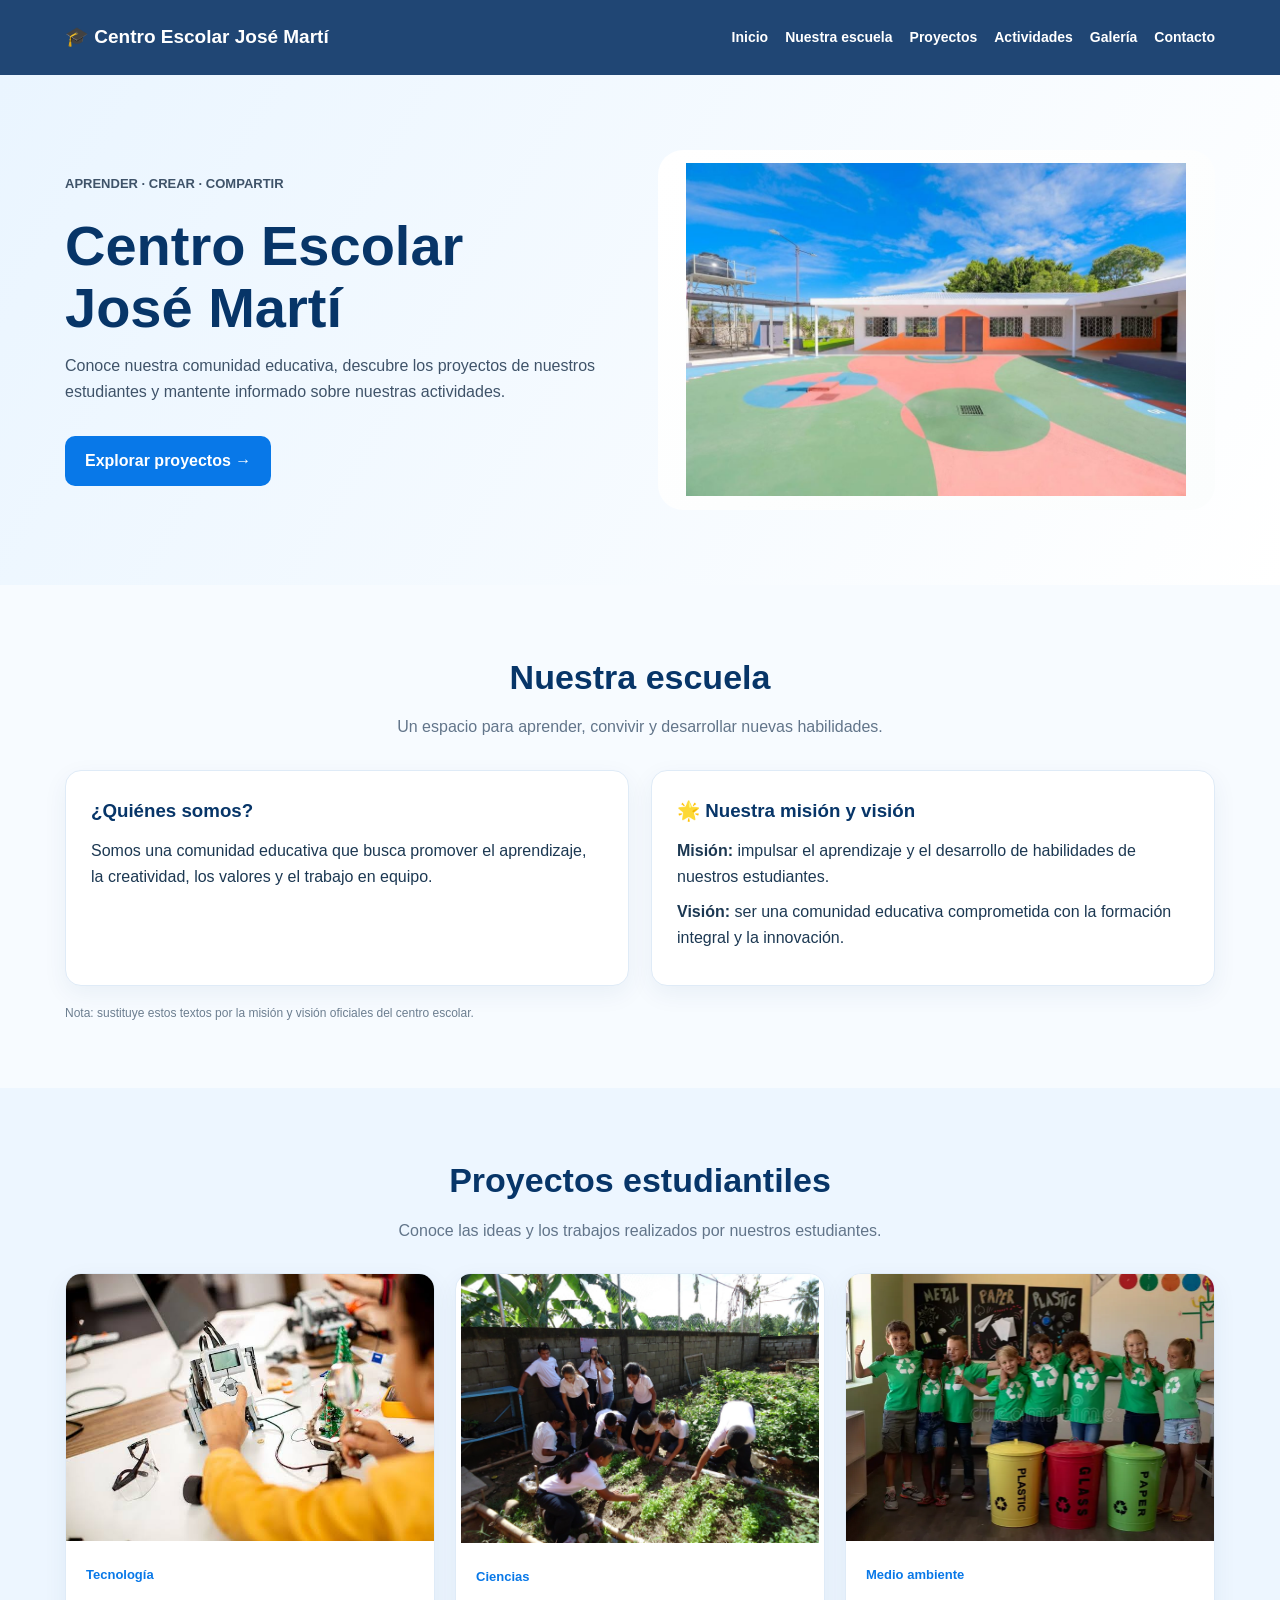
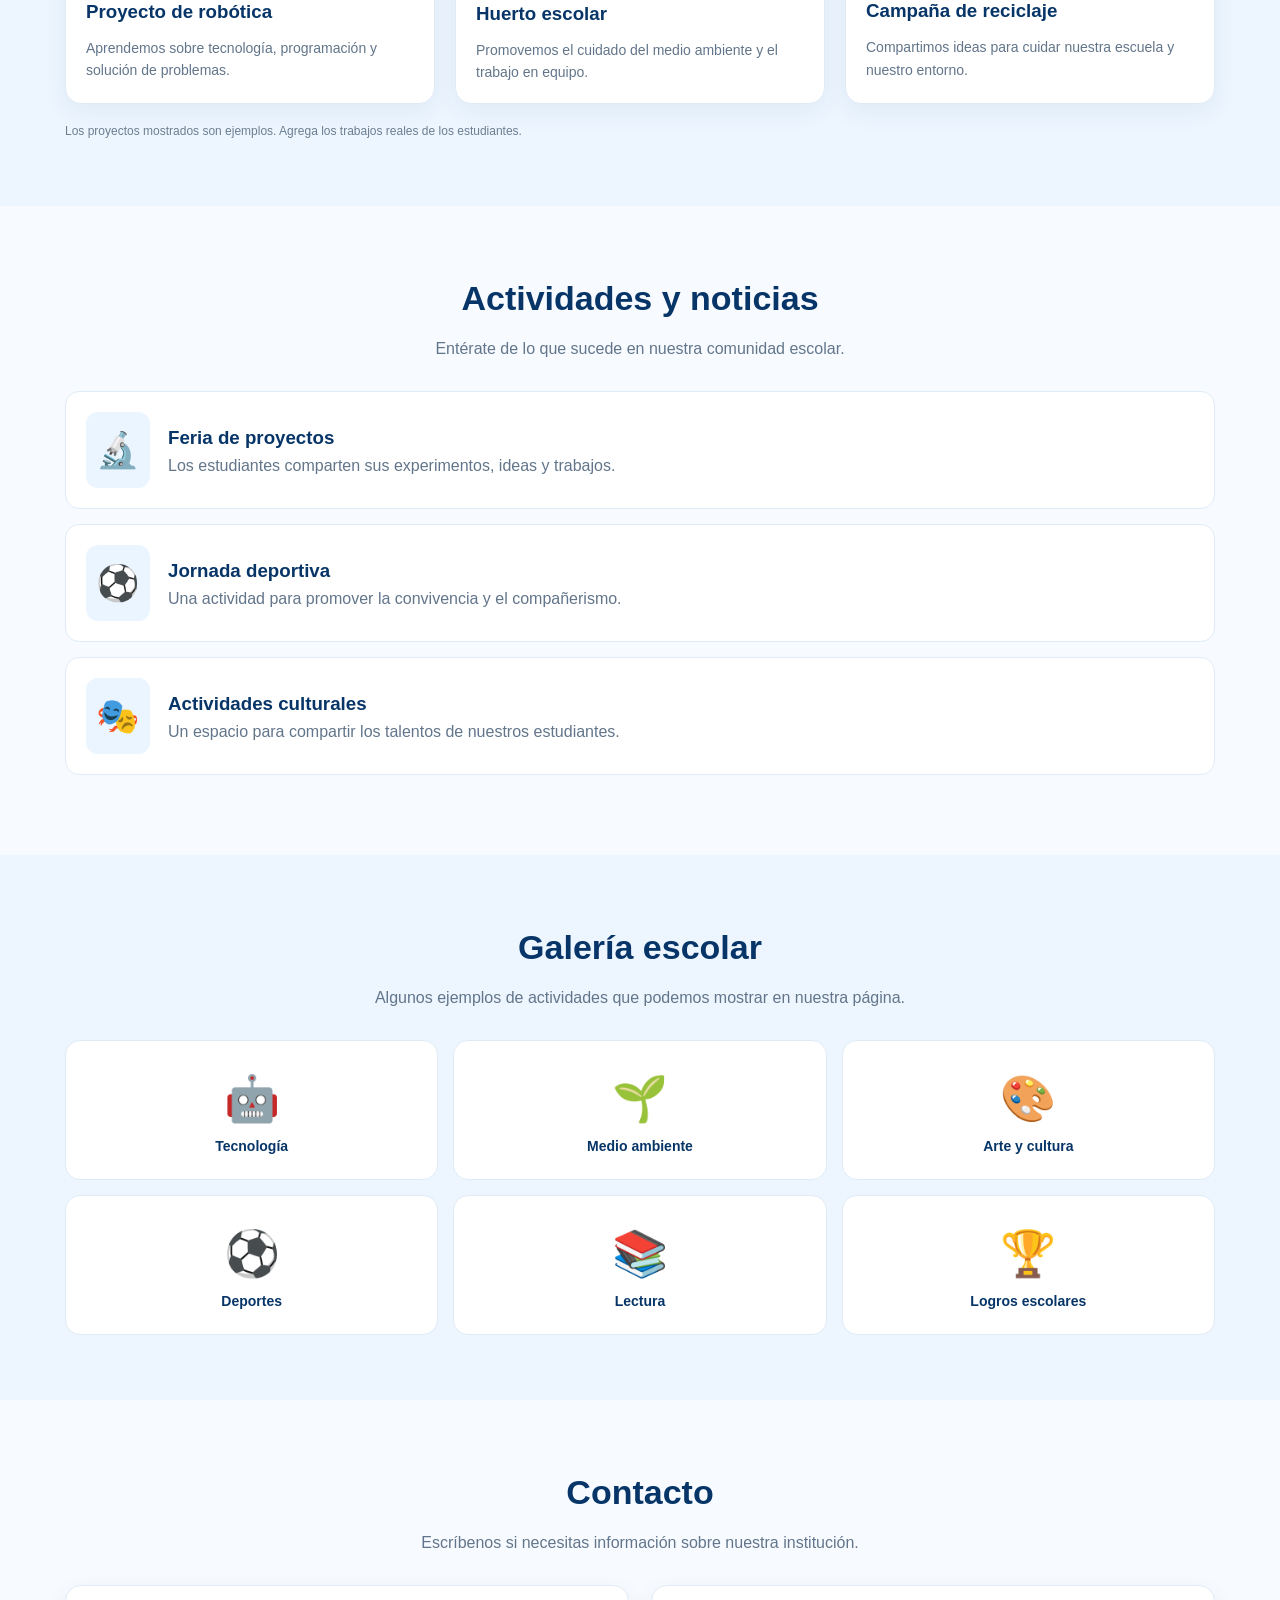
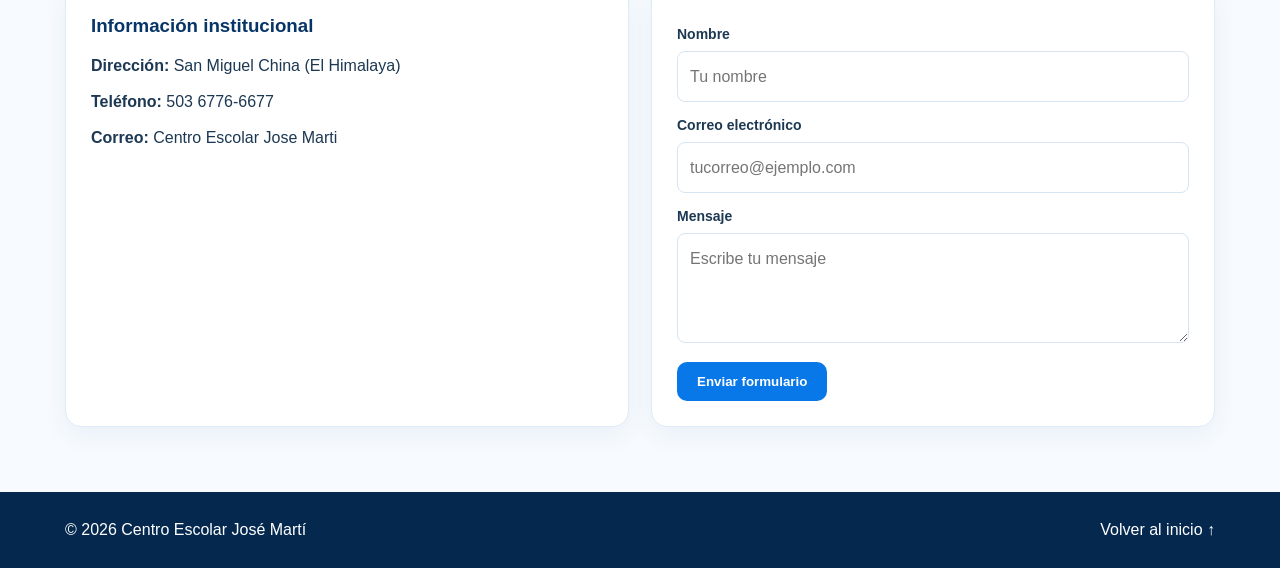
<file: index.html>
<!DOCTYPE html>
<html lang="es">
<head>
  <meta charset="UTF-8">
  <meta name="viewport" content="width=device-width, initial-scale=1.0">
  <title>Centro Escolar José Martí</title>
  <link rel="stylesheet" href="style.css">
</head>
<body>

<header>
  <div class="contenedor barra">
    <a class="logo" href="#inicio">🎓 Centro Escolar José Martí</a>
    <button id="menuBtn" aria-label="Abrir menú">☰</button>
    <nav id="menu">
      <a href="#inicio">Inicio</a>
      <a href="#escuela">Nuestra escuela</a>
      <a href="#proyectos">Proyectos</a>
      <a href="#actividades">Actividades</a>
      <a href="#galeria">Galería</a>
      <a href="#contacto">Contacto</a>
    </nav>
  </div>
</header>

<main>
  <section id="inicio" class="hero">
    <div class="contenedor hero-contenido">
      <div>
        <p class="etiqueta">APRENDER · CREAR · COMPARTIR</p>
        <h1>Centro Escolar<br>José Martí</h1>
        <p>Conoce nuestra comunidad educativa, descubre los proyectos de nuestros estudiantes y mantente informado sobre nuestras actividades.</p>
        <a class="boton" href="#proyectos">Explorar proyectos →</a>
      </div>
      <div class="ilustracion"><div class="imagen"><img src="Imagenes/Escuela.jpeg" alt="Escuela" class="imagen-escuela"></div><span></span></div>
    </div>
  </section>

  <section id="escuela" class="seccion">
    <div class="contenedor">
      <h2>Nuestra escuela</h2>
      <p class="intro">Un espacio para aprender, convivir y desarrollar nuevas habilidades.</p>
      <div class="dos-columnas">
        <article class="panel">
          <h3>¿Quiénes somos?</h3>
          <p>Somos una comunidad educativa que busca promover el aprendizaje, la creatividad, los valores y el trabajo en equipo.</p>
        </article>
        <article class="panel">
          <h3>🌟 Nuestra misión y visión</h3>
          <p><strong>Misión:</strong> impulsar el aprendizaje y el desarrollo de habilidades de nuestros estudiantes.</p>
          <p><strong>Visión:</strong> ser una comunidad educativa comprometida con la formación integral y la innovación.</p>
        </article>
      </div>
      <p class="aviso">Nota: sustituye estos textos por la misión y visión oficiales del centro escolar.</p>
    </div>
  </section>
  

  <section id="proyectos" class="seccion fondo">
    <div class="contenedor">
      <h2>Proyectos estudiantiles</h2>
      <p class="intro">Conoce las ideas y los trabajos realizados por nuestros estudiantes.</p>
      <div class="tarjetas">
        <article class="tarjeta">
          <div class="imagen-boton"><a href="Robotica.html"><img src="Imagenes/robot.jpeg" alt="entrar a la seccion de robotica" class="robotica"></a></div>
          <div class="tarjeta-texto">
            <span class="categoria">Tecnología</span>
            <h3>Proyecto de robótica</h3>
            <p>Aprendemos sobre tecnología, programación y solución de problemas.</p>
          </div>
        </article>
        <article class="tarjeta">
           <div class="imagen-boton"><a href="HuertoEscolar.html"><img src="Imagenes/huerto.jpeg" alt="entrar a la seccion de robotica" class="Huerto"></a></div>
          <div class="tarjeta-texto">
            <span class="categoria">Ciencias</span>
            <h3>Huerto escolar</h3>
            <p>Promovemos el cuidado del medio ambiente y el trabajo en equipo.</p>
          </div>
        </article>
        <article class="tarjeta">
          <div class="imagen-boton"><a href="MedioAmbiente.html"><img src="Imagenes/Reciclaje.webp" alt="entrar a la seccion de robotica" class="Reciclaje"></a></div>
          <div class="tarjeta-texto">
            <span class="categoria">Medio ambiente</span>
            <h3>Campaña de reciclaje</h3>
            <p>Compartimos ideas para cuidar nuestra escuela y nuestro entorno.</p>
          </div>
        </article>
      </div>
      <p class="aviso">Los proyectos mostrados son ejemplos. Agrega los trabajos reales de los estudiantes.</p>
    </div>
  </section>

  <section id="actividades" class="seccion">
    <div class="contenedor">
      <h2>Actividades y noticias</h2>
      <p class="intro">Entérate de lo que sucede en nuestra comunidad escolar.</p>
      <div class="noticia">
        <span>🔬</span>
        <div><h3>Feria de proyectos</h3><p>Los estudiantes comparten sus experimentos, ideas y trabajos.</p></div>
      </div>
      <div class="noticia">
        <span>⚽</span>
        <div><h3>Jornada deportiva</h3><p>Una actividad para promover la convivencia y el compañerismo.</p></div>
      </div>
      <div class="noticia">
        <span>🎭</span>
        <div><h3>Actividades culturales</h3><p>Un espacio para compartir los talentos de nuestros estudiantes.</p></div>
      </div>
    </div>
  </section>

  <section id="galeria" class="seccion fondo">
    <div class="contenedor">
      <h2>Galería escolar</h2>
      <p class="intro">Algunos ejemplos de actividades que podemos mostrar en nuestra página.</p>
      <div class="galeria">
        <div>🤖<p>Tecnología</p></div>
        <div>🌱<p>Medio ambiente</p></div>
        <div>🎨<p>Arte y cultura</p></div>
        <div>⚽<p>Deportes</p></div>
        <div>📚<p>Lectura</p></div>
        <div>🏆<p>Logros escolares</p></div>
      </div>
    </div>
  </section>

  <section id="contacto" class="seccion">
    <div class="contenedor">
      <h2>Contacto</h2>
      <p class="intro">Escríbenos si necesitas información sobre nuestra institución.</p>
      <div class="dos-columnas">
        <div class="panel">
          <h3> Información institucional</h3>
          <p><strong>Dirección:</strong> San Miguel China (El Himalaya)</p>
          <p><strong>Teléfono:</strong> 503 6776-6677</p>
          <p><strong>Correo:</strong> Centro Escolar Jose Marti</p>
        </div>
        <form id="formulario" class="panel">
          <label for="nombre">Nombre</label>
          <input id="nombre" required placeholder="Tu nombre">

          <label for="correo">Correo electrónico</label>
          <input id="correo" type="email" required placeholder="tucorreo@ejemplo.com">

          <label for="mensaje">Mensaje</label>
          <textarea id="mensaje" required placeholder="Escribe tu mensaje"></textarea>

          <button class="boton" type="submit">Enviar formulario</button>
          
        </form>
      </div>
    </div>
  </section>
</main>

<footer>
  <div class="contenedor pie">
    <p>© <span id="anio"></span> Centro Escolar José Martí</p>
    <a href="#inicio">Volver al inicio ↑</a>
  </div>
</footer>

<script src="app.js"></script>
</body>
</html>
</file>
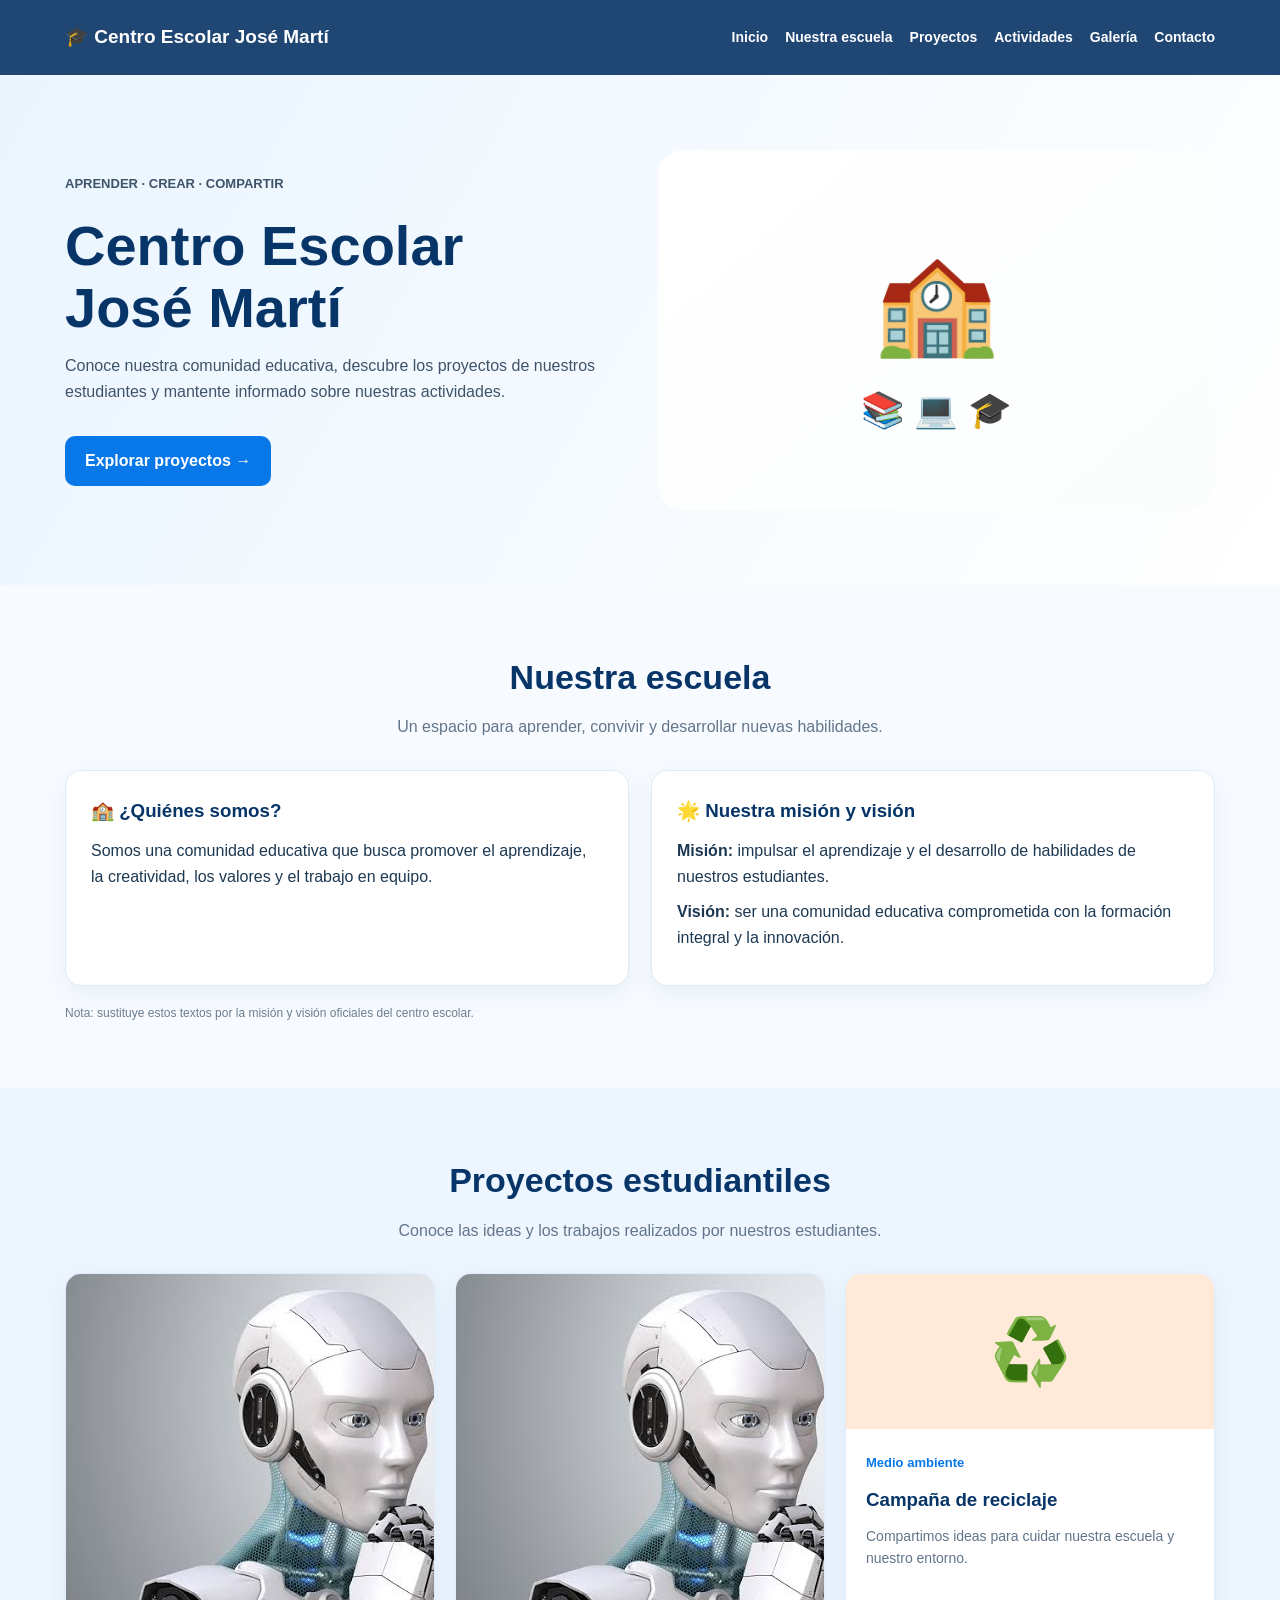
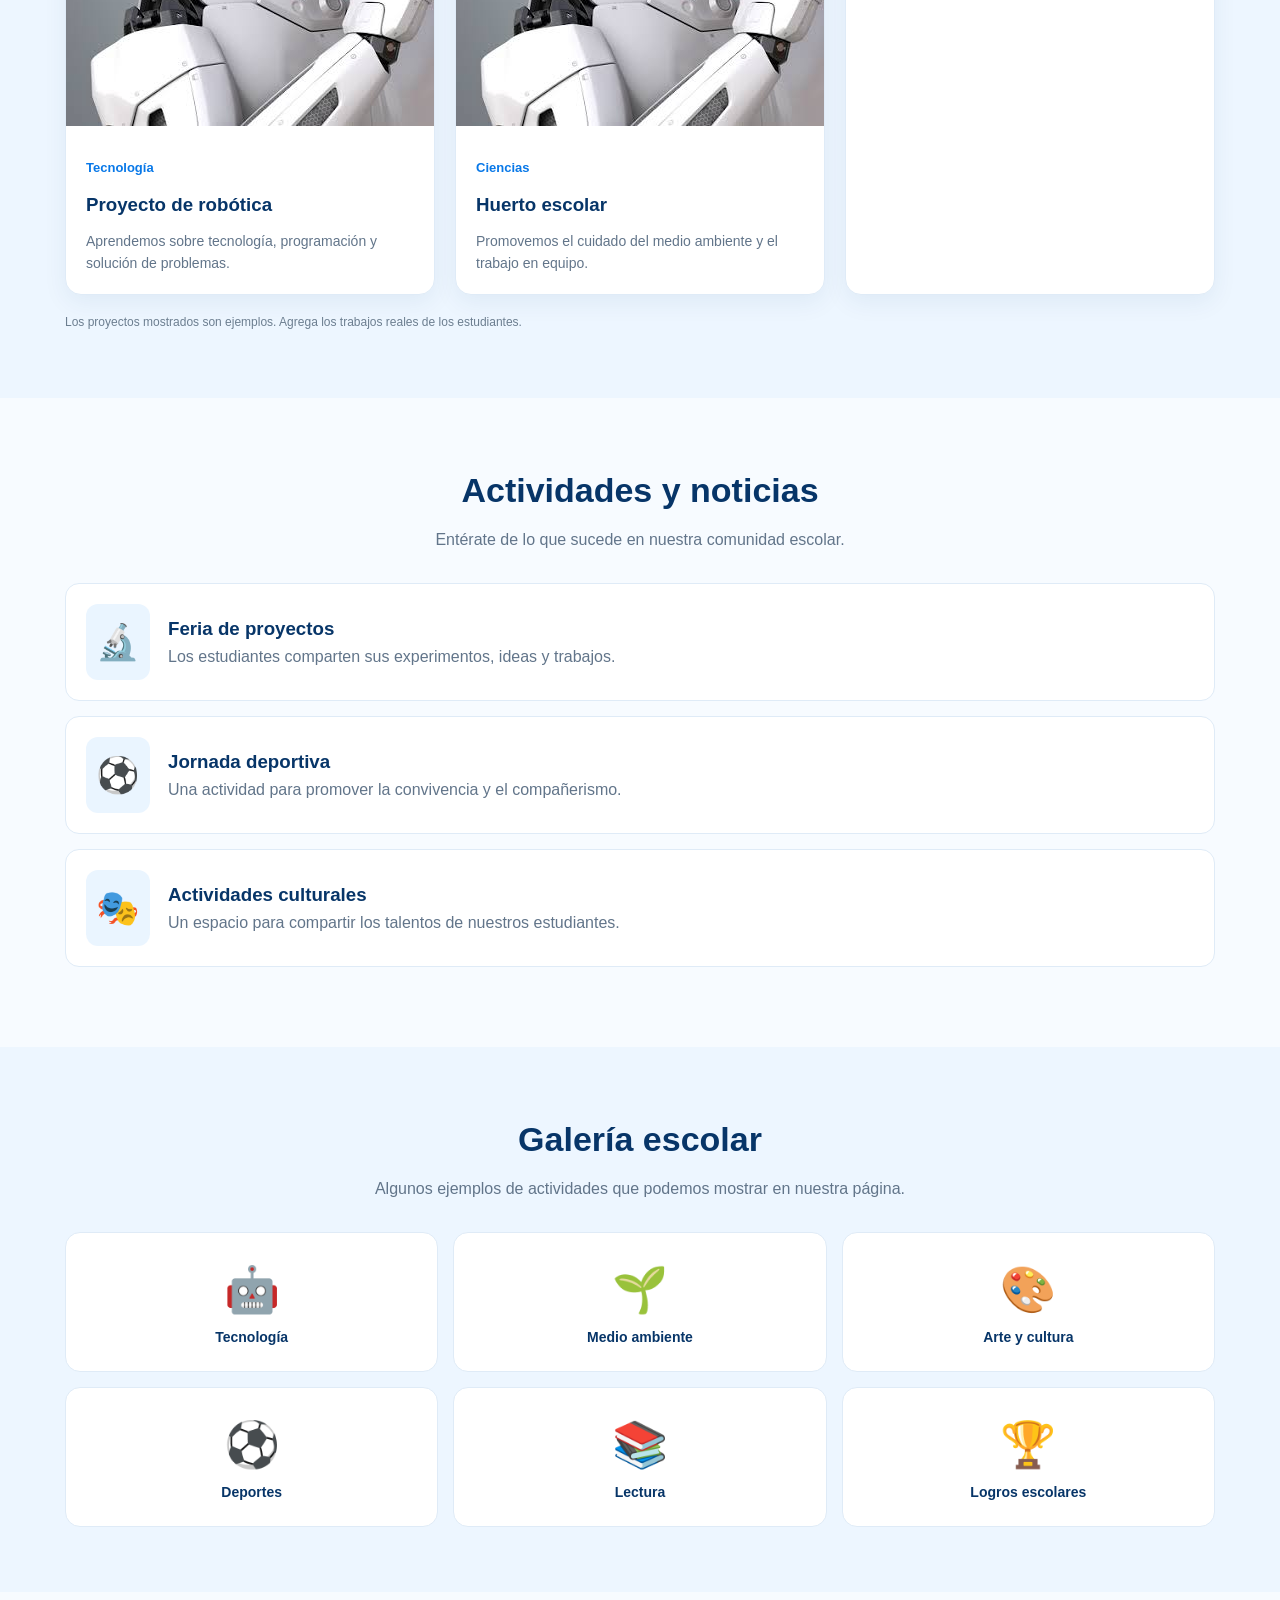
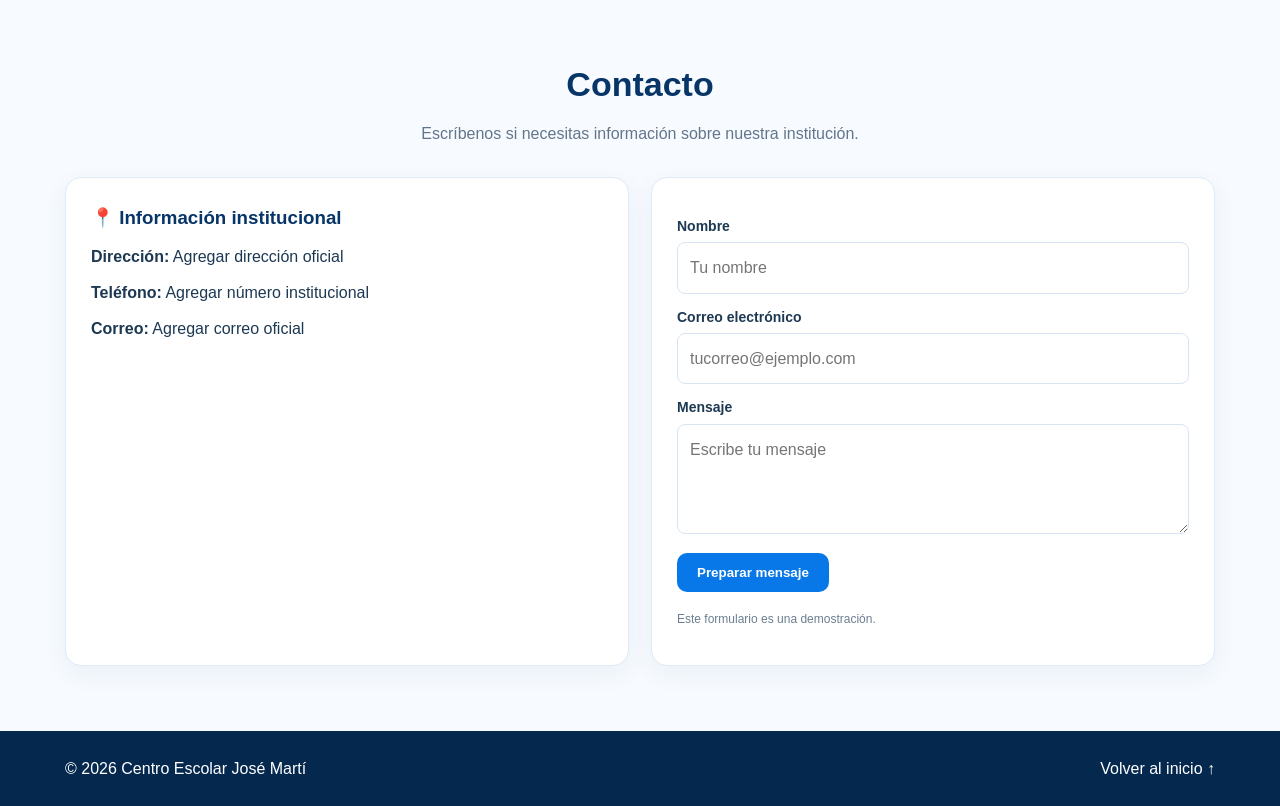
<file: HuertoEscolar.html>
<!DOCTYPE html>
<html lang="es">
<head>
  <meta charset="UTF-8">
  <meta name="viewport" content="width=device-width, initial-scale=1.0">
  <title>Centro Escolar José Martí</title>
  <link rel="stylesheet" href="style.css">
</head>
<body>

<header>
  <div class="contenedor barra">
    <a class="logo" href="#inicio">🎓 Centro Escolar José Martí</a>
    <button id="menuBtn" aria-label="Abrir menú">☰</button>
    <nav id="menu">
      <a href="#inicio">Inicio</a>
      <a href="#escuela">Nuestra escuela</a>
      <a href="#proyectos">Proyectos</a>
      <a href="#actividades">Actividades</a>
      <a href="#galeria">Galería</a>
      <a href="#contacto">Contacto</a>
    </nav>
  </div>
</header>

<main>
  <section id="inicio" class="hero">
    <div class="contenedor hero-contenido">
      <div>
        <p class="etiqueta">APRENDER · CREAR · COMPARTIR</p>
        <h1>Centro Escolar<br>José Martí</h1>
        <p>Conoce nuestra comunidad educativa, descubre los proyectos de nuestros estudiantes y mantente informado sobre nuestras actividades.</p>
        <a class="boton" href="#proyectos">Explorar proyectos →</a>
      </div>
      <div class="ilustracion">🏫<span>📚 💻 🎓</span></div>
    </div>
  </section>

  <section id="escuela" class="seccion">
    <div class="contenedor">
      <h2>Nuestra escuela</h2>
      <p class="intro">Un espacio para aprender, convivir y desarrollar nuevas habilidades.</p>
      <div class="dos-columnas">
        <article class="panel">
          <h3>🏫 ¿Quiénes somos?</h3>
          <p>Somos una comunidad educativa que busca promover el aprendizaje, la creatividad, los valores y el trabajo en equipo.</p>
        </article>
        <article class="panel">
          <h3>🌟 Nuestra misión y visión</h3>
          <p><strong>Misión:</strong> impulsar el aprendizaje y el desarrollo de habilidades de nuestros estudiantes.</p>
          <p><strong>Visión:</strong> ser una comunidad educativa comprometida con la formación integral y la innovación.</p>
        </article>
      </div>
      <p class="aviso">Nota: sustituye estos textos por la misión y visión oficiales del centro escolar.</p>
    </div>
  </section>
  

  <section id="proyectos" class="seccion fondo">
    <div class="contenedor">
      <h2>Proyectos estudiantiles</h2>
      <p class="intro">Conoce las ideas y los trabajos realizados por nuestros estudiantes.</p>
      <div class="tarjetas">
        <article class="tarjeta">
          <div class="imagen-boton"><a href="Robotica.html"><img src="Imagenes/Robotica.jpeg" alt="entrar a la seccion de robotica"></a></div>
          <div class="tarjeta-texto">
            <span class="categoria">Tecnología</span>
            <h3>Proyecto de robótica</h3>
            <p>Aprendemos sobre tecnología, programación y solución de problemas.</p>
          </div>
        </article>
        <article class="tarjeta">
           <div class="imagen-boton"><a href="HuertoEscolar.html"><img src="Imagenes/Robotica.jpeg" alt="entrar a la seccion de robotica"></a></div>
          <div class="tarjeta-texto">
            <span class="categoria">Ciencias</span>
            <h3>Huerto escolar</h3>
            <p>Promovemos el cuidado del medio ambiente y el trabajo en equipo.</p>
          </div>
        </article>
        <article class="tarjeta">
          <div class="imagen naranja">♻️</div>
          <div class="tarjeta-texto">
            <span class="categoria">Medio ambiente</span>
            <h3>Campaña de reciclaje</h3>
            <p>Compartimos ideas para cuidar nuestra escuela y nuestro entorno.</p>
          </div>
        </article>
      </div>
      <p class="aviso">Los proyectos mostrados son ejemplos. Agrega los trabajos reales de los estudiantes.</p>
    </div>
  </section>

  <section id="actividades" class="seccion">
    <div class="contenedor">
      <h2>Actividades y noticias</h2>
      <p class="intro">Entérate de lo que sucede en nuestra comunidad escolar.</p>
      <div class="noticia">
        <span>🔬</span>
        <div><h3>Feria de proyectos</h3><p>Los estudiantes comparten sus experimentos, ideas y trabajos.</p></div>
      </div>
      <div class="noticia">
        <span>⚽</span>
        <div><h3>Jornada deportiva</h3><p>Una actividad para promover la convivencia y el compañerismo.</p></div>
      </div>
      <div class="noticia">
        <span>🎭</span>
        <div><h3>Actividades culturales</h3><p>Un espacio para compartir los talentos de nuestros estudiantes.</p></div>
      </div>
    </div>
  </section>

  <section id="galeria" class="seccion fondo">
    <div class="contenedor">
      <h2>Galería escolar</h2>
      <p class="intro">Algunos ejemplos de actividades que podemos mostrar en nuestra página.</p>
      <div class="galeria">
        <div>🤖<p>Tecnología</p></div>
        <div>🌱<p>Medio ambiente</p></div>
        <div>🎨<p>Arte y cultura</p></div>
        <div>⚽<p>Deportes</p></div>
        <div>📚<p>Lectura</p></div>
        <div>🏆<p>Logros escolares</p></div>
      </div>
    </div>
  </section>

  <section id="contacto" class="seccion">
    <div class="contenedor">
      <h2>Contacto</h2>
      <p class="intro">Escríbenos si necesitas información sobre nuestra institución.</p>
      <div class="dos-columnas">
        <div class="panel">
          <h3>📍 Información institucional</h3>
          <p><strong>Dirección:</strong> Agregar dirección oficial</p>
          <p><strong>Teléfono:</strong> Agregar número institucional</p>
          <p><strong>Correo:</strong> Agregar correo oficial</p>
        </div>
        <form id="formulario" class="panel">
          <label for="nombre">Nombre</label>
          <input id="nombre" required placeholder="Tu nombre">

          <label for="correo">Correo electrónico</label>
          <input id="correo" type="email" required placeholder="tucorreo@ejemplo.com">

          <label for="mensaje">Mensaje</label>
          <textarea id="mensaje" required placeholder="Escribe tu mensaje"></textarea>

          <button class="boton" type="submit">Preparar mensaje</button>
          <p id="respuesta" class="aviso">Este formulario es una demostración.</p>
        </form>
      </div>
    </div>
  </section>
</main>

<footer>
  <div class="contenedor pie">
    <p>© <span id="anio"></span> Centro Escolar José Martí</p>
    <a href="#inicio">Volver al inicio ↑</a>
  </div>
</footer>

<script src="app.js"></script>
</body>
</html>
</file>
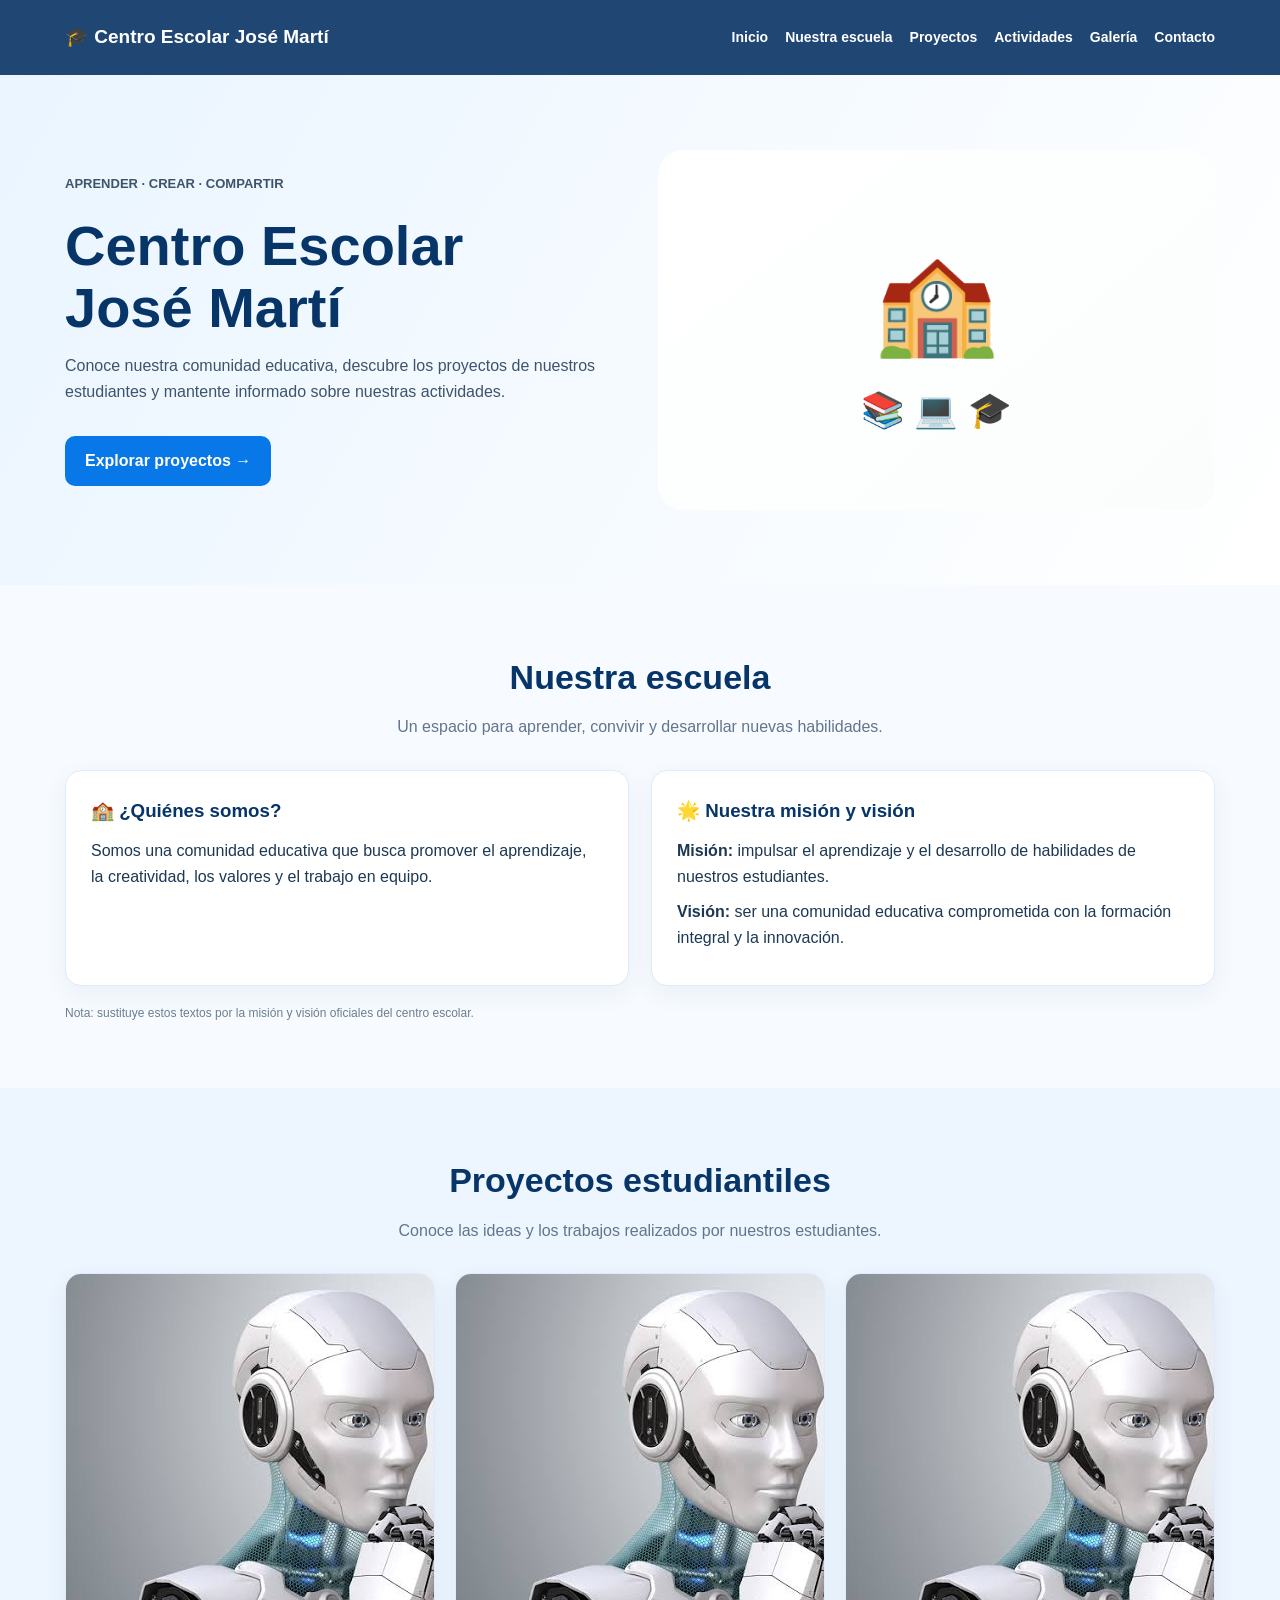
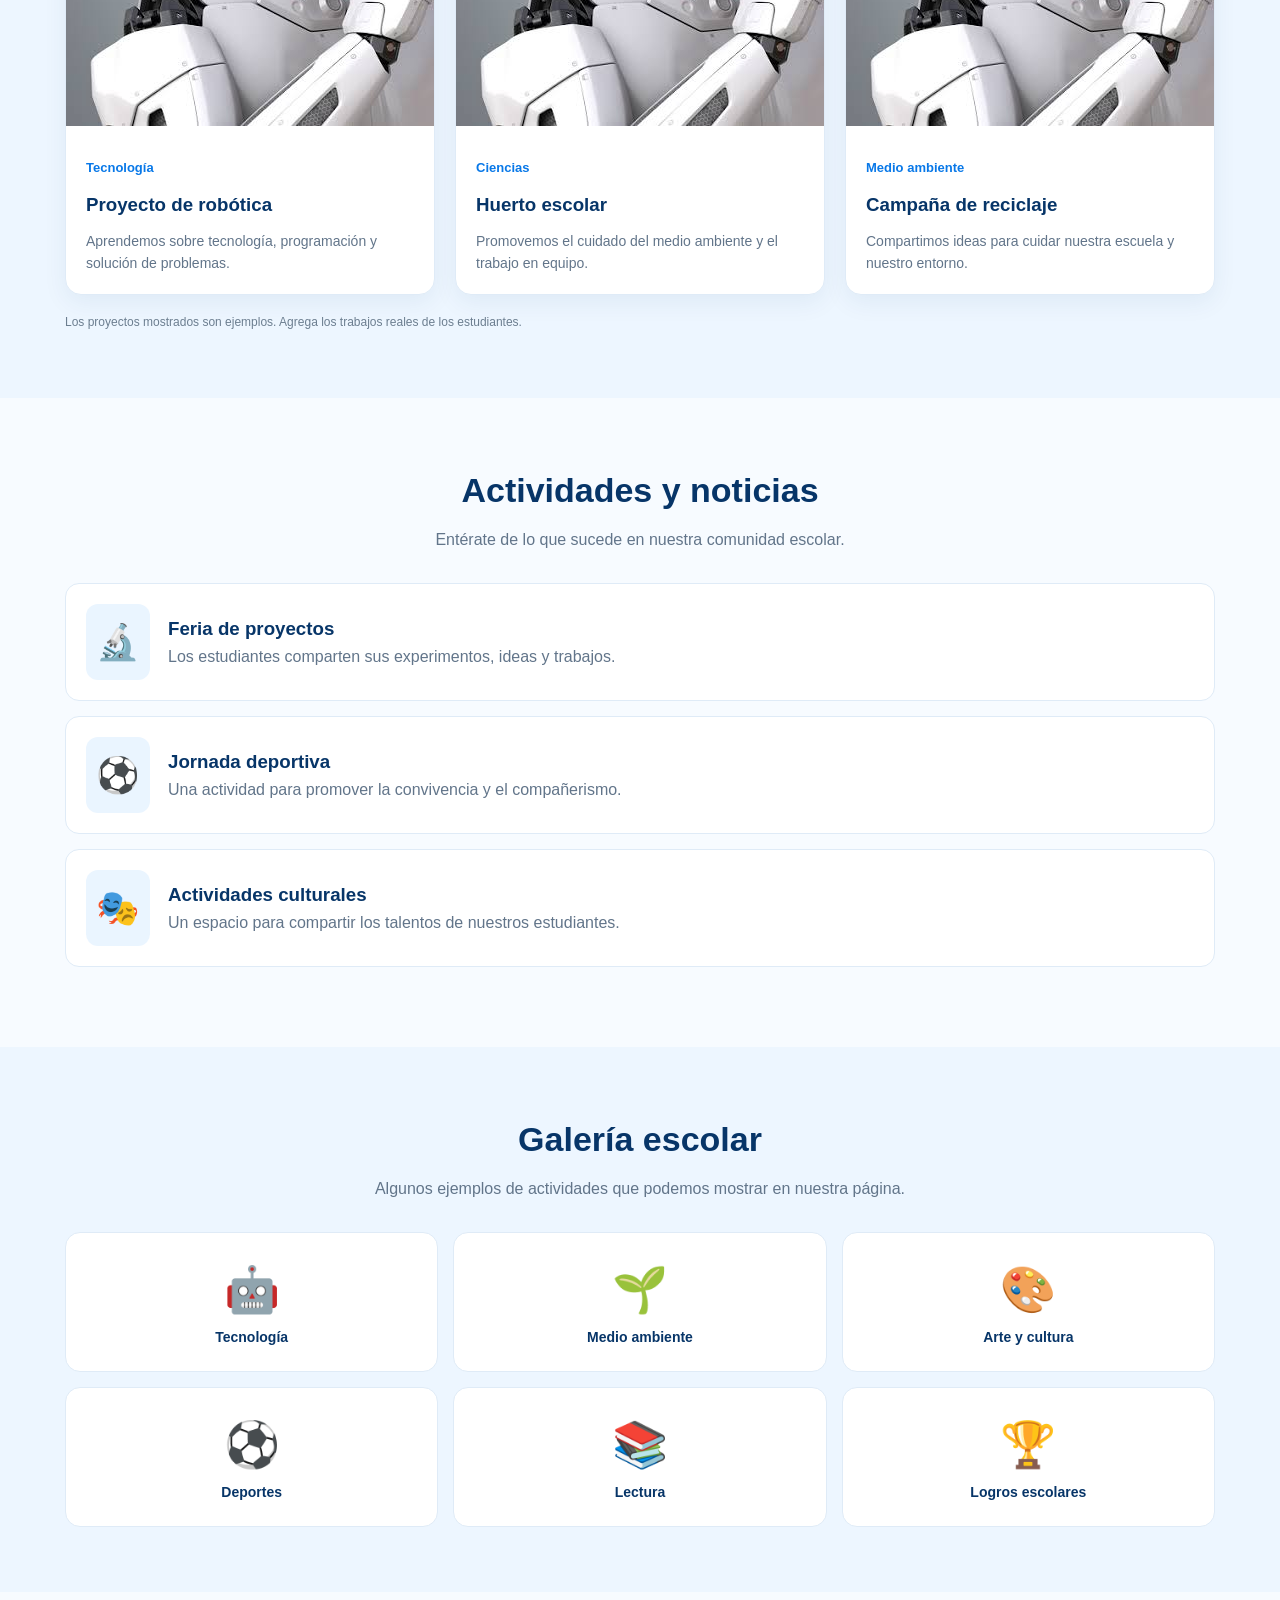
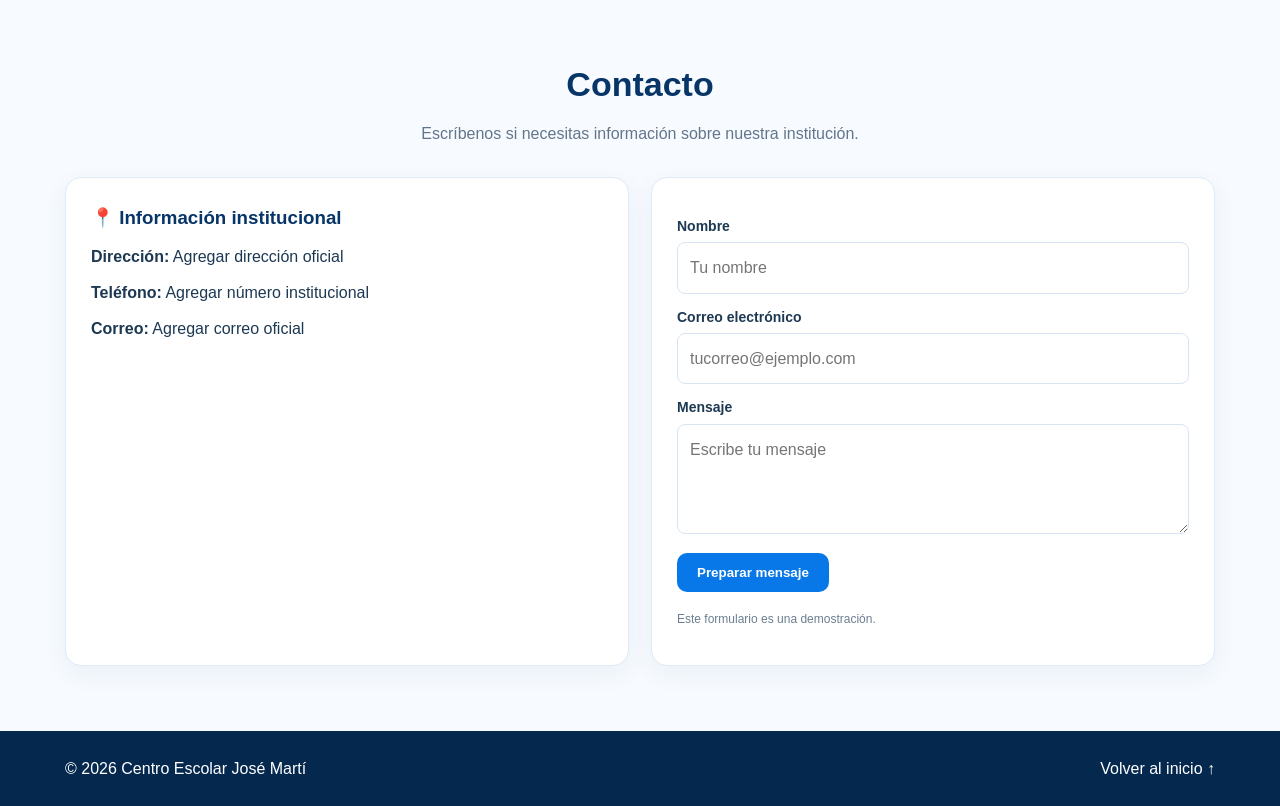
<file: MedioAmbiente.html>
<!DOCTYPE html>
<html lang="es">
<head>
  <meta charset="UTF-8">
  <meta name="viewport" content="width=device-width, initial-scale=1.0">
  <title>Centro Escolar José Martí</title>
  <link rel="stylesheet" href="style.css">
</head>
<body>

<header>
  <div class="contenedor barra">
    <a class="logo" href="#inicio">🎓 Centro Escolar José Martí</a>
    <button id="menuBtn" aria-label="Abrir menú">☰</button>
    <nav id="menu">
      <a href="#inicio">Inicio</a>
      <a href="#escuela">Nuestra escuela</a>
      <a href="#proyectos">Proyectos</a>
      <a href="#actividades">Actividades</a>
      <a href="#galeria">Galería</a>
      <a href="#contacto">Contacto</a>
    </nav>
  </div>
</header>

<main>
  <section id="inicio" class="hero">
    <div class="contenedor hero-contenido">
      <div>
        <p class="etiqueta">APRENDER · CREAR · COMPARTIR</p>
        <h1>Centro Escolar<br>José Martí</h1>
        <p>Conoce nuestra comunidad educativa, descubre los proyectos de nuestros estudiantes y mantente informado sobre nuestras actividades.</p>
        <a class="boton" href="#proyectos">Explorar proyectos →</a>
      </div>
      <div class="ilustracion">🏫<span>📚 💻 🎓</span></div>
    </div>
  </section>

  <section id="escuela" class="seccion">
    <div class="contenedor">
      <h2>Nuestra escuela</h2>
      <p class="intro">Un espacio para aprender, convivir y desarrollar nuevas habilidades.</p>
      <div class="dos-columnas">
        <article class="panel">
          <h3>🏫 ¿Quiénes somos?</h3>
          <p>Somos una comunidad educativa que busca promover el aprendizaje, la creatividad, los valores y el trabajo en equipo.</p>
        </article>
        <article class="panel">
          <h3>🌟 Nuestra misión y visión</h3>
          <p><strong>Misión:</strong> impulsar el aprendizaje y el desarrollo de habilidades de nuestros estudiantes.</p>
          <p><strong>Visión:</strong> ser una comunidad educativa comprometida con la formación integral y la innovación.</p>
        </article>
      </div>
      <p class="aviso">Nota: sustituye estos textos por la misión y visión oficiales del centro escolar.</p>
    </div>
  </section>
  

  <section id="proyectos" class="seccion fondo">
    <div class="contenedor">
      <h2>Proyectos estudiantiles</h2>
      <p class="intro">Conoce las ideas y los trabajos realizados por nuestros estudiantes.</p>
      <div class="tarjetas">
        <article class="tarjeta">
          <div class="imagen-boton"><a href="Robotica.html"><img src="Imagenes/Robotica.jpeg" alt="entrar a la seccion de robotica"></a></div>
          <div class="tarjeta-texto">
            <span class="categoria">Tecnología</span>
            <h3>Proyecto de robótica</h3>
            <p>Aprendemos sobre tecnología, programación y solución de problemas.</p>
          </div>
        </article>
        <article class="tarjeta">
           <div class="imagen-boton"><a href="HuertoEscolar.html"><img src="Imagenes/Robotica.jpeg" alt="entrar a la seccion de robotica"></a></div>
          <div class="tarjeta-texto">
            <span class="categoria">Ciencias</span>
            <h3>Huerto escolar</h3>
            <p>Promovemos el cuidado del medio ambiente y el trabajo en equipo.</p>
          </div>
        </article>
        <article class="tarjeta">
          <div class="imagen-boton"><a href="MedioAmbiente.html"><img src="Imagenes/Robotica.jpeg" alt="entrar a la seccion de robotica"></a></div>
          <div class="tarjeta-texto">
            <span class="categoria">Medio ambiente</span>
            <h3>Campaña de reciclaje</h3>
            <p>Compartimos ideas para cuidar nuestra escuela y nuestro entorno.</p>
          </div>
        </article>
      </div>
      <p class="aviso">Los proyectos mostrados son ejemplos. Agrega los trabajos reales de los estudiantes.</p>
    </div>
  </section>

  <section id="actividades" class="seccion">
    <div class="contenedor">
      <h2>Actividades y noticias</h2>
      <p class="intro">Entérate de lo que sucede en nuestra comunidad escolar.</p>
      <div class="noticia">
        <span>🔬</span>
        <div><h3>Feria de proyectos</h3><p>Los estudiantes comparten sus experimentos, ideas y trabajos.</p></div>
      </div>
      <div class="noticia">
        <span>⚽</span>
        <div><h3>Jornada deportiva</h3><p>Una actividad para promover la convivencia y el compañerismo.</p></div>
      </div>
      <div class="noticia">
        <span>🎭</span>
        <div><h3>Actividades culturales</h3><p>Un espacio para compartir los talentos de nuestros estudiantes.</p></div>
      </div>
    </div>
  </section>

  <section id="galeria" class="seccion fondo">
    <div class="contenedor">
      <h2>Galería escolar</h2>
      <p class="intro">Algunos ejemplos de actividades que podemos mostrar en nuestra página.</p>
      <div class="galeria">
        <div>🤖<p>Tecnología</p></div>
        <div>🌱<p>Medio ambiente</p></div>
        <div>🎨<p>Arte y cultura</p></div>
        <div>⚽<p>Deportes</p></div>
        <div>📚<p>Lectura</p></div>
        <div>🏆<p>Logros escolares</p></div>
      </div>
    </div>
  </section>

  <section id="contacto" class="seccion">
    <div class="contenedor">
      <h2>Contacto</h2>
      <p class="intro">Escríbenos si necesitas información sobre nuestra institución.</p>
      <div class="dos-columnas">
        <div class="panel">
          <h3>📍 Información institucional</h3>
          <p><strong>Dirección:</strong> Agregar dirección oficial</p>
          <p><strong>Teléfono:</strong> Agregar número institucional</p>
          <p><strong>Correo:</strong> Agregar correo oficial</p>
        </div>
        <form id="formulario" class="panel">
          <label for="nombre">Nombre</label>
          <input id="nombre" required placeholder="Tu nombre">

          <label for="correo">Correo electrónico</label>
          <input id="correo" type="email" required placeholder="tucorreo@ejemplo.com">

          <label for="mensaje">Mensaje</label>
          <textarea id="mensaje" required placeholder="Escribe tu mensaje"></textarea>

          <button class="boton" type="submit">Preparar mensaje</button>
          <p id="respuesta" class="aviso">Este formulario es una demostración.</p>
        </form>
      </div>
    </div>
  </section>
</main>

<footer>
  <div class="contenedor pie">
    <p>© <span id="anio"></span> Centro Escolar José Martí</p>
    <a href="#inicio">Volver al inicio ↑</a>
  </div>
</footer>

<script src="app.js"></script>
</body>
</html>
</file>
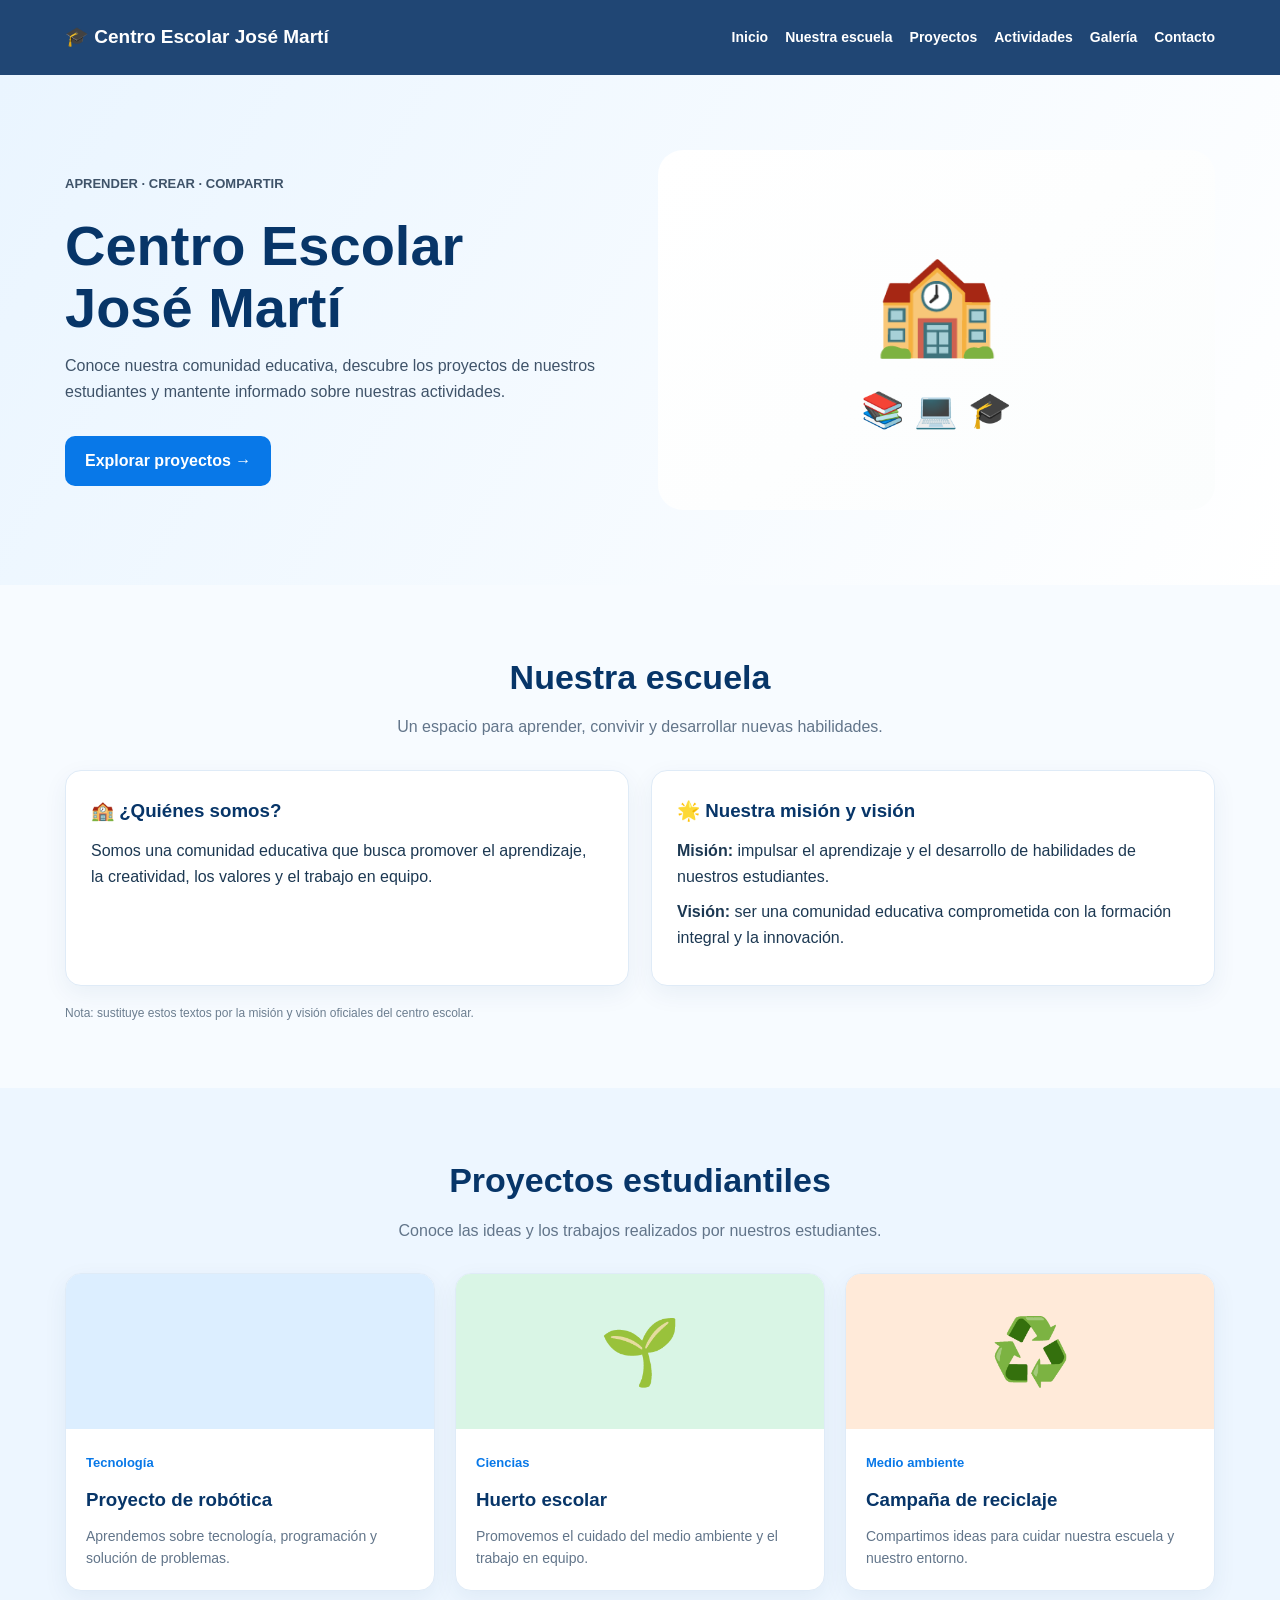
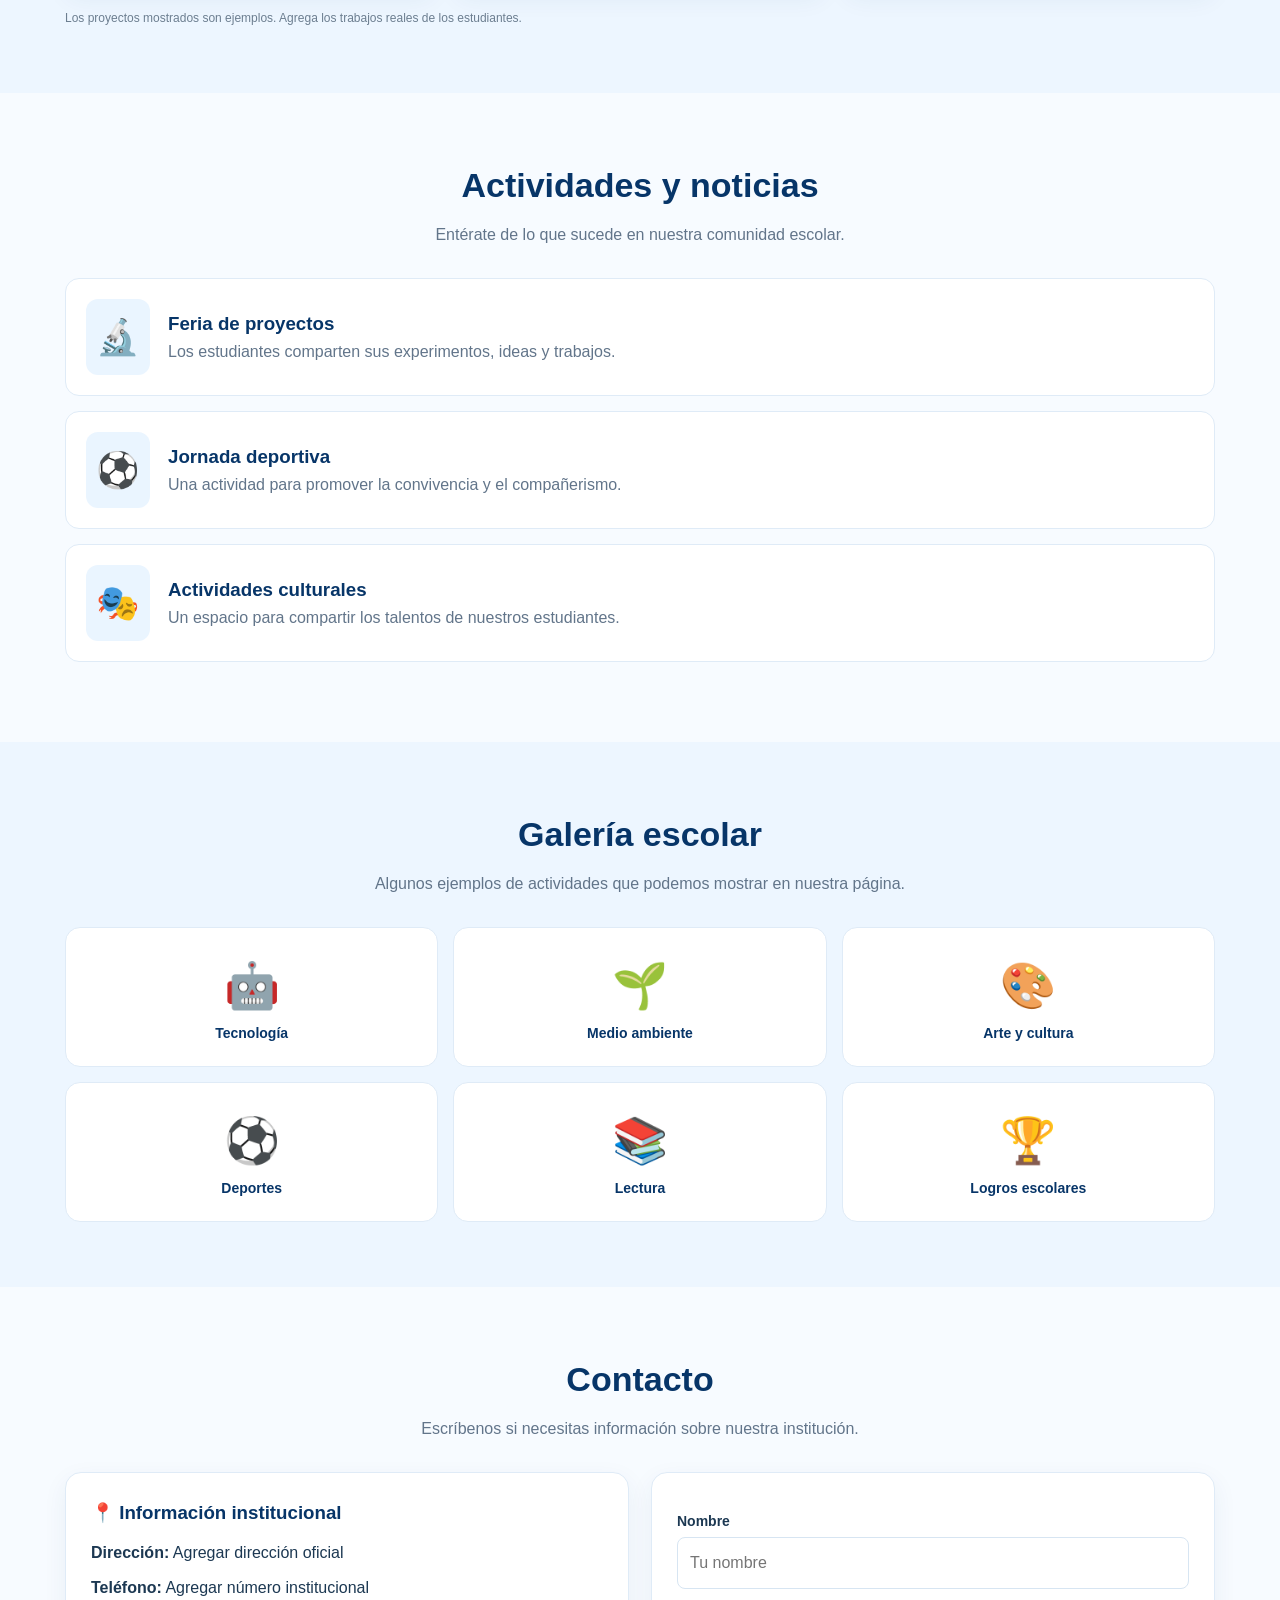
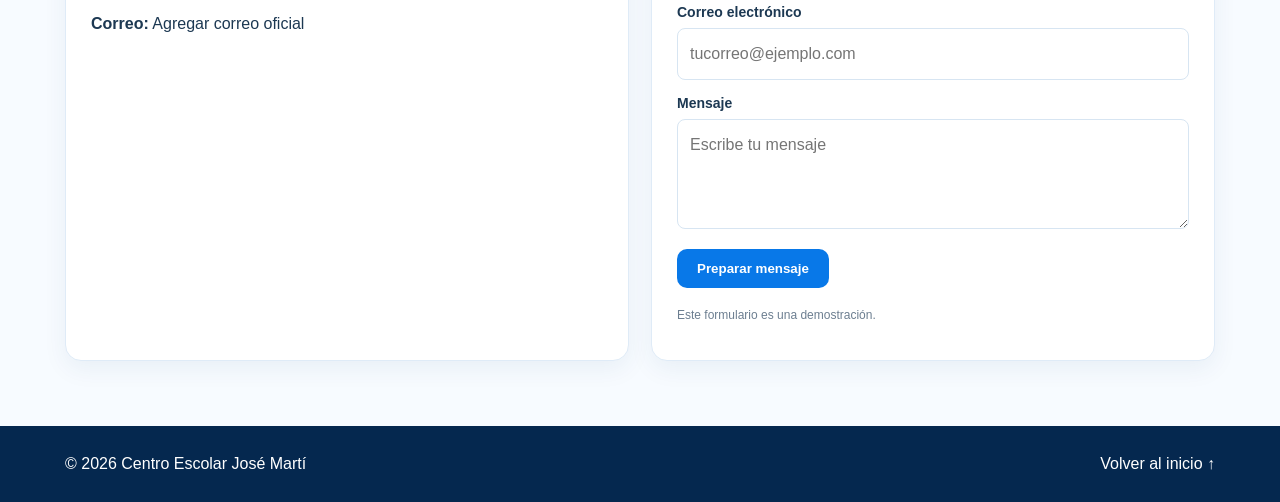
<file: Robotica.html>
<!DOCTYPE html>
<html lang="es">
<head>
  <meta charset="UTF-8">
  <meta name="viewport" content="width=device-width, initial-scale=1.0">
  <title>Centro Escolar José Martí</title>
  <link rel="stylesheet" href="style.css">
</head>
<body>

<header>
  <div class="contenedor barra">
    <a class="logo" href="#inicio">🎓 Centro Escolar José Martí</a>
    <button id="menuBtn" aria-label="Abrir menú">☰</button>
    <nav id="menu">
      <a href="#inicio">Inicio</a>
      <a href="#escuela">Nuestra escuela</a>
      <a href="#proyectos">Proyectos</a>
      <a href="#actividades">Actividades</a>
      <a href="#galeria">Galería</a>
      <a href="#contacto">Contacto</a>
    </nav>
  </div>
</header>

<main>
  <section id="inicio" class="hero">
    <div class="contenedor hero-contenido">
      <div>
        <p class="etiqueta">APRENDER · CREAR · COMPARTIR</p>
        <h1>Centro Escolar<br>José Martí</h1>
        <p>Conoce nuestra comunidad educativa, descubre los proyectos de nuestros estudiantes y mantente informado sobre nuestras actividades.</p>
        <a class="boton" href="#proyectos">Explorar proyectos →</a>
      </div>
      <div class="ilustracion">🏫<span>📚 💻 🎓</span></div>
    </div>
  </section>

  <section id="escuela" class="seccion">
    <div class="contenedor">
      <h2>Nuestra escuela</h2>
      <p class="intro">Un espacio para aprender, convivir y desarrollar nuevas habilidades.</p>
      <div class="dos-columnas">
        <article class="panel">
          <h3>🏫 ¿Quiénes somos?</h3>
          <p>Somos una comunidad educativa que busca promover el aprendizaje, la creatividad, los valores y el trabajo en equipo.</p>
        </article>
        <article class="panel">
          <h3>🌟 Nuestra misión y visión</h3>
          <p><strong>Misión:</strong> impulsar el aprendizaje y el desarrollo de habilidades de nuestros estudiantes.</p>
          <p><strong>Visión:</strong> ser una comunidad educativa comprometida con la formación integral y la innovación.</p>
        </article>
      </div>
      <p class="aviso">Nota: sustituye estos textos por la misión y visión oficiales del centro escolar.</p>
    </div>
  </section>
  

  <section id="proyectos" class="seccion fondo">
    <div class="contenedor">
      <h2>Proyectos estudiantiles</h2>
      <p class="intro">Conoce las ideas y los trabajos realizados por nuestros estudiantes.</p>
      <div class="tarjetas">
        <article class="tarjeta">
          <div class="imagen"><a href="Robotica.html"><a href="Imagenes/Robotica.jpeg"></a></div>
          <div class="tarjeta-texto">
            <span class="categoria">Tecnología</span>
            <h3>Proyecto de robótica</h3>
            <p>Aprendemos sobre tecnología, programación y solución de problemas.</p>
          </div>
        </article>
        <article class="tarjeta">
          <div class="imagen verde">🌱</div>
          <div class="tarjeta-texto">
            <span class="categoria">Ciencias</span>
            <h3>Huerto escolar</h3>
            <p>Promovemos el cuidado del medio ambiente y el trabajo en equipo.</p>
          </div>
        </article>
        <article class="tarjeta">
          <div class="imagen naranja">♻️</div>
          <div class="tarjeta-texto">
            <span class="categoria">Medio ambiente</span>
            <h3>Campaña de reciclaje</h3>
            <p>Compartimos ideas para cuidar nuestra escuela y nuestro entorno.</p>
          </div>
        </article>
      </div>
      <p class="aviso">Los proyectos mostrados son ejemplos. Agrega los trabajos reales de los estudiantes.</p>
    </div>
  </section>

  <section id="actividades" class="seccion">
    <div class="contenedor">
      <h2>Actividades y noticias</h2>
      <p class="intro">Entérate de lo que sucede en nuestra comunidad escolar.</p>
      <div class="noticia">
        <span>🔬</span>
        <div><h3>Feria de proyectos</h3><p>Los estudiantes comparten sus experimentos, ideas y trabajos.</p></div>
      </div>
      <div class="noticia">
        <span>⚽</span>
        <div><h3>Jornada deportiva</h3><p>Una actividad para promover la convivencia y el compañerismo.</p></div>
      </div>
      <div class="noticia">
        <span>🎭</span>
        <div><h3>Actividades culturales</h3><p>Un espacio para compartir los talentos de nuestros estudiantes.</p></div>
      </div>
    </div>
  </section>

  <section id="galeria" class="seccion fondo">
    <div class="contenedor">
      <h2>Galería escolar</h2>
      <p class="intro">Algunos ejemplos de actividades que podemos mostrar en nuestra página.</p>
      <div class="galeria">
        <div>🤖<p>Tecnología</p></div>
        <div>🌱<p>Medio ambiente</p></div>
        <div>🎨<p>Arte y cultura</p></div>
        <div>⚽<p>Deportes</p></div>
        <div>📚<p>Lectura</p></div>
        <div>🏆<p>Logros escolares</p></div>
      </div>
    </div>
  </section>

  <section id="contacto" class="seccion">
    <div class="contenedor">
      <h2>Contacto</h2>
      <p class="intro">Escríbenos si necesitas información sobre nuestra institución.</p>
      <div class="dos-columnas">
        <div class="panel">
          <h3>📍 Información institucional</h3>
          <p><strong>Dirección:</strong> Agregar dirección oficial</p>
          <p><strong>Teléfono:</strong> Agregar número institucional</p>
          <p><strong>Correo:</strong> Agregar correo oficial</p>
        </div>
        <form id="formulario" class="panel">
          <label for="nombre">Nombre</label>
          <input id="nombre" required placeholder="Tu nombre">

          <label for="correo">Correo electrónico</label>
          <input id="correo" type="email" required placeholder="tucorreo@ejemplo.com">

          <label for="mensaje">Mensaje</label>
          <textarea id="mensaje" required placeholder="Escribe tu mensaje"></textarea>

          <button class="boton" type="submit">Preparar mensaje</button>
          <p id="respuesta" class="aviso">Este formulario es una demostración.</p>
        </form>
      </div>
    </div>
  </section>
</main>

<footer>
  <div class="contenedor pie">
    <p>© <span id="anio"></span> Centro Escolar José Martí</p>
    <a href="#inicio">Volver al inicio ↑</a>
  </div>
</footer>

<script src="app.js"></script>
</body>
</html>
</file>
<file: style.css>
* {
  margin: 0;
  padding: 0;
  box-sizing: border-box;
}

html {
  scroll-behavior: smooth;
  scroll-padding-top: 90px;
}

body {
  font-family: Arial, sans-serif;
  color: #1c3852;
  background: #f7fbff;
  line-height: 1.6;
}

.contenedor {
  width: 90%;
  max-width: 1150px;
  margin: auto;
}
/*Opciones de la parte de arriba */
header {
  background: #204674;
  color: white;
  position: sticky;
  top: 0;
  z-index: 10;
}

.barra {
  min-height: 75px;
  display: flex;
  justify-content: space-between;
  align-items: center;
  gap: 20px;
}

.logo {
  color: white;
  font-size: 19px;
  font-weight: bold;
  text-decoration: none;
}

nav {
  display: flex;
  gap: 17px;
}

nav a {
  color: white;
  text-decoration: none;
  font-size: 14px;
  font-weight: bold;
}

nav a:hover {
  color: #50add4;
}

#menuBtn {
  display: none;
  padding: 8px 12px;
  border: 1px solid white;
  background: transparent;
  color: white;
  border-radius: 8px;
  cursor: pointer;
}

.hero {
  background: linear-gradient(120deg, #eaf5ff, #ffffff);
  padding: 75px 0;
}

.hero-contenido {
  display: grid;
  grid-template-columns: 1fr 1fr;
  gap: 35px;
  align-items: center;
}

.etiqueta, .categoria {
  color: #0878e8;
  font-weight: bold;
  font-size: 13px;
}

h1 {
  color: #073568;
  font-size: clamp(36px, 5vw, 56px);
  line-height: 1.1;
  margin: 15px 0;
}

.hero-contenido p {
  margin-bottom: 20px;
  color: #3f5369;
}

.boton {
  display: inline-block;
  padding: 12px 20px;
  background: #0878e8;
  color: white;
  text-decoration: none;
  border: none;
  border-radius: 10px;
  cursor: pointer;
  font-weight: bold;
  margin-top: 12px;
}

.boton:hover {
  background: #073568;
}
/*imagen de la escuela de el inicio*/
.ilustracion {
  min-height: 360px;
  background: linear-gradient(140deg, hsl(0, 0%, 100%), #fbfdfd);
  border-radius: 25px;
  display: flex;
  flex-direction: column;
  justify-content: center;
  align-items: center;
  font-size: 100px;
}

.ilustracion span {
  font-size: 35px;
}

.seccion {
  padding: 65px 0;
}

.fondo {
  background: #edf6ff;
}

h2 {
  text-align: center;
  font-size: 34px;
  color: #073568;
  margin-bottom: 10px;
}

.intro {
  text-align: center;
  color: #62758a;
  margin: 0 auto 30px;
  max-width: 650px;
}

.dos-columnas {
  display: grid;
  grid-template-columns: 1fr 1fr;
  gap: 22px;
}

.panel, .tarjeta {
  background: white;
  padding: 25px;
  border: 1px solid #dfebf7;
  border-radius: 16px;
  box-shadow: 0 8px 24px #0b3b6810;
}

.panel h3 {
  color: #073568;
  margin-bottom: 12px;
}

.panel p {
  margin-bottom: 10px;
}

.tarjetas {
  display: grid;
  grid-template-columns: repeat(3, 1fr);
  gap: 20px;
}

.tarjeta {
  padding: 0;
  overflow: hidden;
  transition: transform 0.2s;
}

.tarjeta:hover {
  transform: translateY(-5px);
}

.imagen {
  height: 155px;
  background: #dceeff;
  display: grid;
  place-items: center;
  font-size: 65px;
}

.verde {
  background: #d9f5e5;
}

.naranja {
  background: #ffead9;
}

.tarjeta-texto {
  padding: 20px;
}

.tarjeta-texto h3 {
  color: #073568;
  margin: 10px 0;
}

.tarjeta-texto p {
  color: #62758a;
  font-size: 14px;
}

.aviso {
  margin-top: 18px;
  color: #6c7e90;
  font-size: 12px;
}

.noticia {
  display: flex;
  align-items: center;
  gap: 18px;
  background: white;
  padding: 20px;
  border: 1px solid #dfebf7;
  border-radius: 14px;
  margin-bottom: 15px;
}

.noticia > span {
  font-size: 35px;
  background: #eaf5ff;
  padding: 10px;
  border-radius: 12px;
}

.noticia h3 {
  color: #073568;
}

.noticia p {
  color: #62758a;
}

.galeria {
  display: grid;
  grid-template-columns: repeat(3, 1fr);
  gap: 15px;
}

.galeria div {
  min-height: 140px;
  display: flex;
  flex-direction: column;
  align-items: center;
  justify-content: center;
  background: white;
  border-radius: 15px;
  border: 1px solid #dfebf7;
  font-size: 45px;
}

.galeria p {
  font-size: 14px;
  color: #073568;
  font-weight: bold;
}

label {
  display: block;
  margin: 12px 0 5px;
  font-weight: bold;
  font-size: 14px;
}

input, textarea {
  width: 100%;
  padding: 12px;
  border: 1px solid #d7e5f2;
  border-radius: 8px;
  font: inherit;
}

textarea {
  min-height: 110px;
  resize: vertical;
}

input:focus, textarea:focus {
  outline: 2px solid #87c7ff;
}

footer {
  background: #05284f;
  color: white;
  padding: 25px 0;
}

.pie {
  display: flex;
  justify-content: space-between;
  gap: 15px;
  align-items: center;
}

.pie a {
  color: white;
  text-decoration: none;
}

@media (max-width: 850px) {
  .barra {
    flex-wrap: wrap;
    padding: 15px 0;
  }

  nav {
    gap: 10px;
  }

  nav a {
    font-size: 12px;
  }

  .tarjetas {
    grid-template-columns: repeat(2, 1fr);
  }
}

@media (max-width: 650px) {
  #menuBtn {
    display: block;
  }

  .barra {
    position: relative;
  }

  nav {
    display: none;
    width: 100%;
    flex-direction: column;
    gap: 0;
  }

  nav.abierto {
    display: flex;
  }

  nav a {
    padding: 12px 0;
    border-top: 1px solid #ffffff30;
    font-size: 14px;
  }

  .hero-contenido,
  .dos-columnas,
  .tarjetas {
    grid-template-columns: 1fr;
  }

  .hero {
    padding: 45px 0;
  }

  .ilustracion {
    min-height: 230px;
    font-size: 75px;
  }

  .galeria {
    grid-template-columns: repeat(2, 1fr);
  }

  .seccion {
    padding: 45px 0;
  }

  h2 {
    font-size: 28px;
  }

  .pie {
    flex-direction: column;
    text-align: center;
  }
}
/*imagen de la escuela*/
.imagen-escuela{
  width: 700%;
  max-width: 500px;
  height: auto;
  display: block;
  margin: auto;
  transform: translateY(-90px);
}
.robotica{
   width: 400%;
  max-width: 400px;
  height: auto;
  display: block;
  margin: auto;
}
.Huerto{
   width: 400%;
  max-width: 358px;
  height: auto;
  display: block;
  margin: auto;
}
.Reciclaje{
   width: 400%;
  max-width: 399px;
  height: auto;
  display: block;
  margin: auto;
}
</file>
